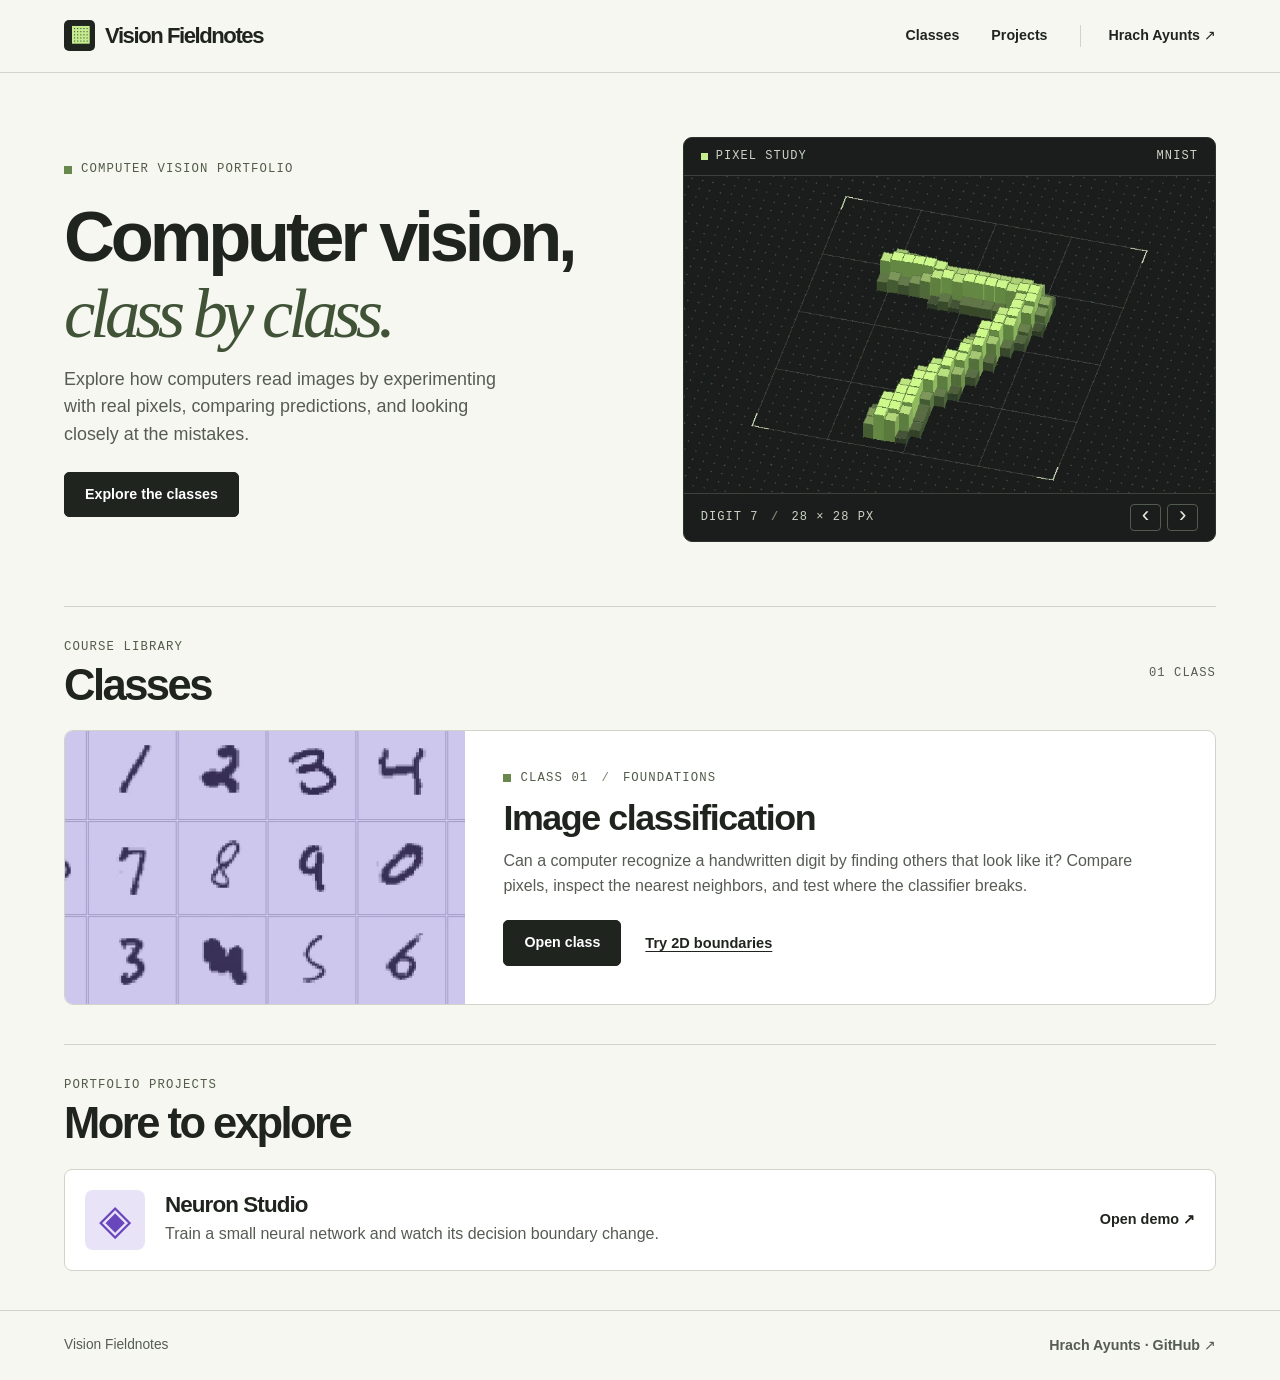
<file: docs/index.html>
<!doctype html>
<html lang="en">
<head>
  <meta charset="utf-8"><meta name="viewport" content="width=device-width,initial-scale=1">
  <meta name="description" content="Explore Hrach Ayunts’s computer vision classes through interactive experiments with real image data.">
  <title>Vision Fieldnotes · Computer vision portfolio</title>
  <link rel="stylesheet" href="site.css"><script src="home.js" defer></script>
</head>
<body>
  <header><div class="wrap mast"><a class="brand" href="./"><i class="logo" aria-hidden="true">▦</i>Vision Fieldnotes</a><nav aria-label="Main navigation"><a href="#classes">Classes</a><a href="#projects">Projects</a><a class="author" href="https://github.com/HrachA">Hrach Ayunts <span aria-hidden="true">↗</span></a></nav></div></header>
  <main>
    <section class="hero wrap"><div class="intro"><p class="eyebrow"><span class="square"></span> Computer vision portfolio</p><h1>Computer vision,<br><em>class by class.</em></h1><p class="lead">Explore how computers read images by experimenting with real pixels, comparing predictions, and looking closely at the mistakes.</p><a class="button dark" href="#classes">Explore the classes</a></div>
      <figure class="plate"><div class="platebar"><span><i class="light"></i> Pixel study</span><span>MNIST</span></div><img id="plate-image" src="assets/field-0.webp" width="780" height="465" alt="Handwritten seven rendered as raised pixels, with brighter pixels standing taller"><figcaption><span id="plate-caption">DIGIT 7 <b>/</b> 28 × 28 PX</span><div class="plate-controls"><button id="prev" aria-label="Previous digit">‹</button><button id="next" aria-label="Next digit">›</button></div></figcaption></figure>
    </section>
    <section id="classes" class="wrap library"><div class="section-title"><div><p class="eyebrow">Course library</p><h2>Classes</h2></div><span class="count">01 class</span></div>
      <article class="course"><a href="classification.html" class="cover" aria-label="Open Image classification"><img src="assets/contact-sheet.webp" width="520" height="270" alt="Contact sheet of handwritten digits from MNIST"></a>
      <div class="course-info"><p class="eyebrow"><span class="square"></span> Class 01 <span class="sep">/</span> Foundations</p><h3><a href="classification.html">Image classification</a></h3><p>Can a computer recognize a handwritten digit by finding others that look like it? Compare pixels, inspect the nearest neighbors, and test where the classifier breaks.</p><div class="course-links"><a class="button dark" href="classification.html">Open class</a><a class="textlink" href="classification.html#boundaries">Try 2D boundaries</a></div></div>
      </article></section>
    <section id="projects" class="wrap projects"><div class="section-title"><div><p class="eyebrow">Portfolio projects</p><h2>More to explore</h2></div></div>
      <a class="project" href="https://hrach-neuron-studio.streamlit.app/"><span class="network-icon" aria-hidden="true">◈</span><div><h3>Neuron Studio</h3><p>Train a small neural network and watch its decision boundary change.</p></div><span class="project-link">Open demo ↗</span></a></section>
  </main><footer><div class="wrap foot"><span>Vision Fieldnotes</span><a href="https://github.com/HrachA">Hrach Ayunts · GitHub ↗</a></div></footer>
</body></html>
</file>
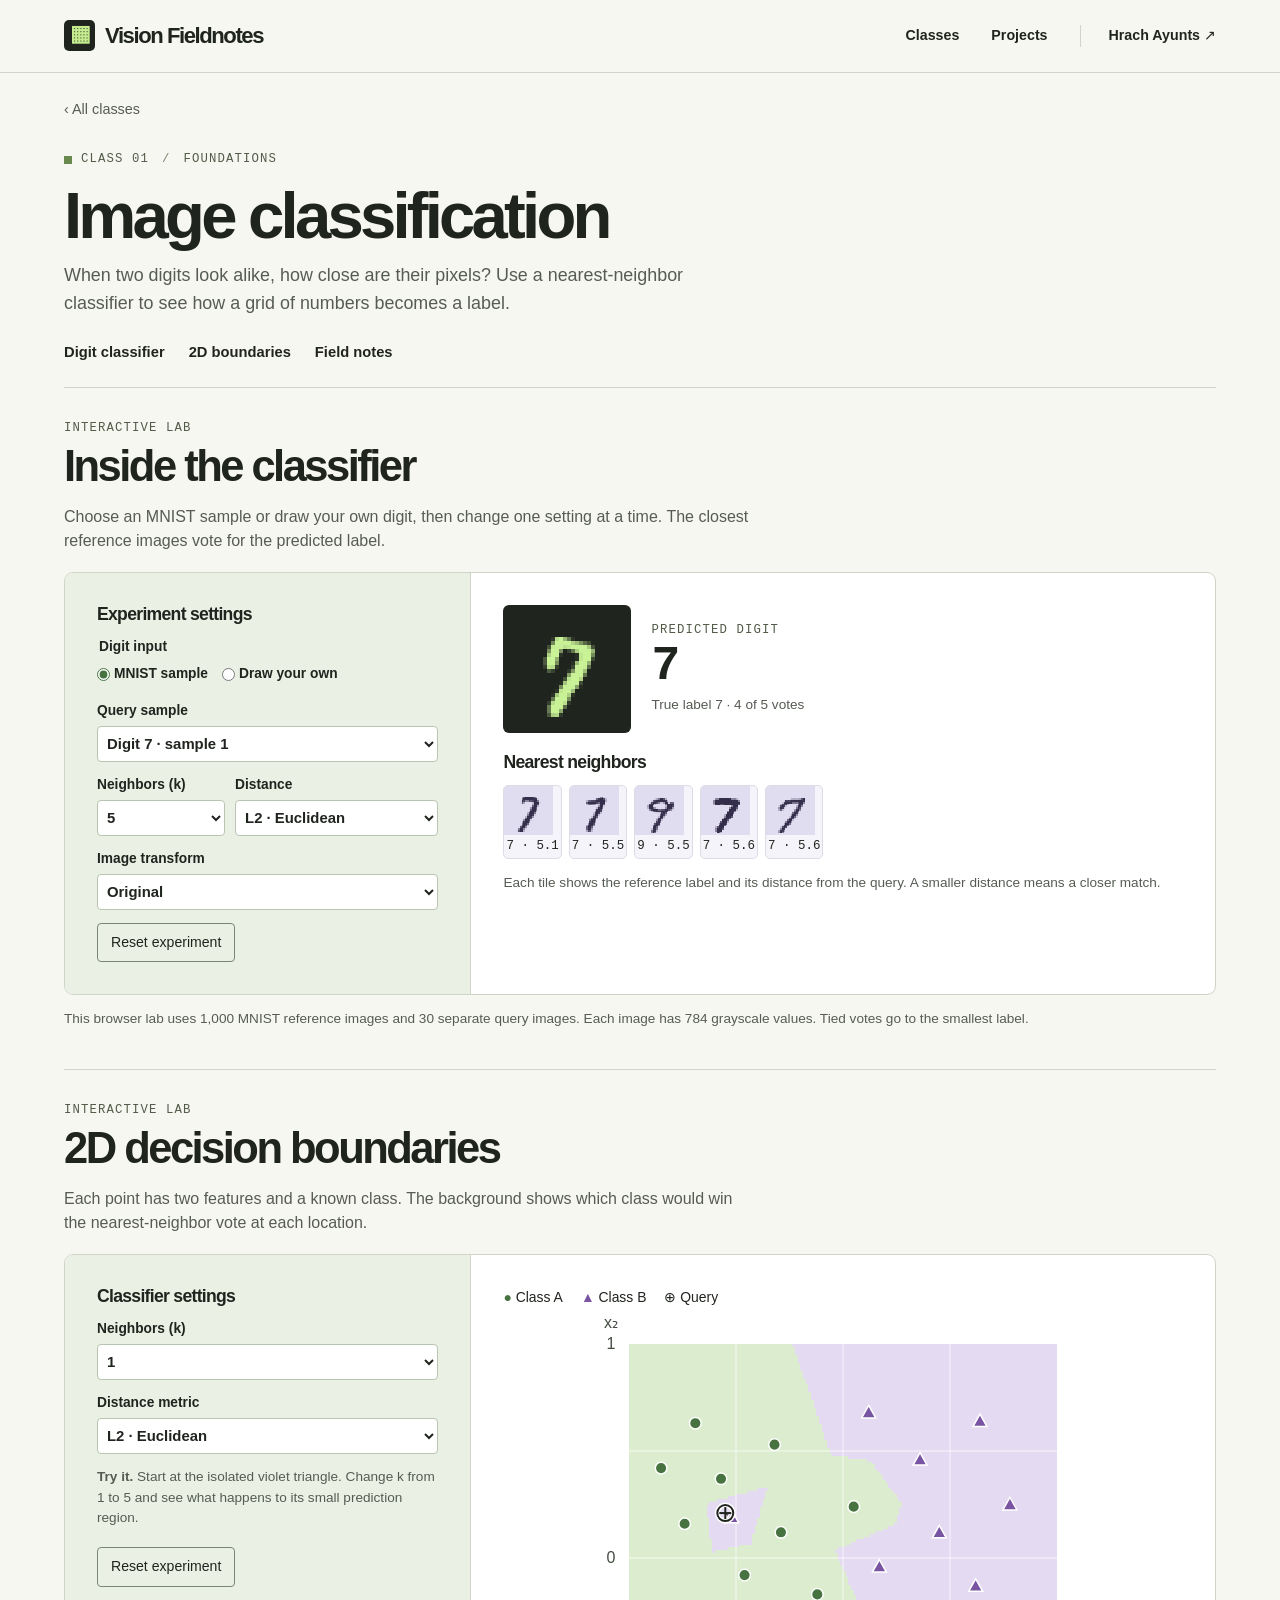
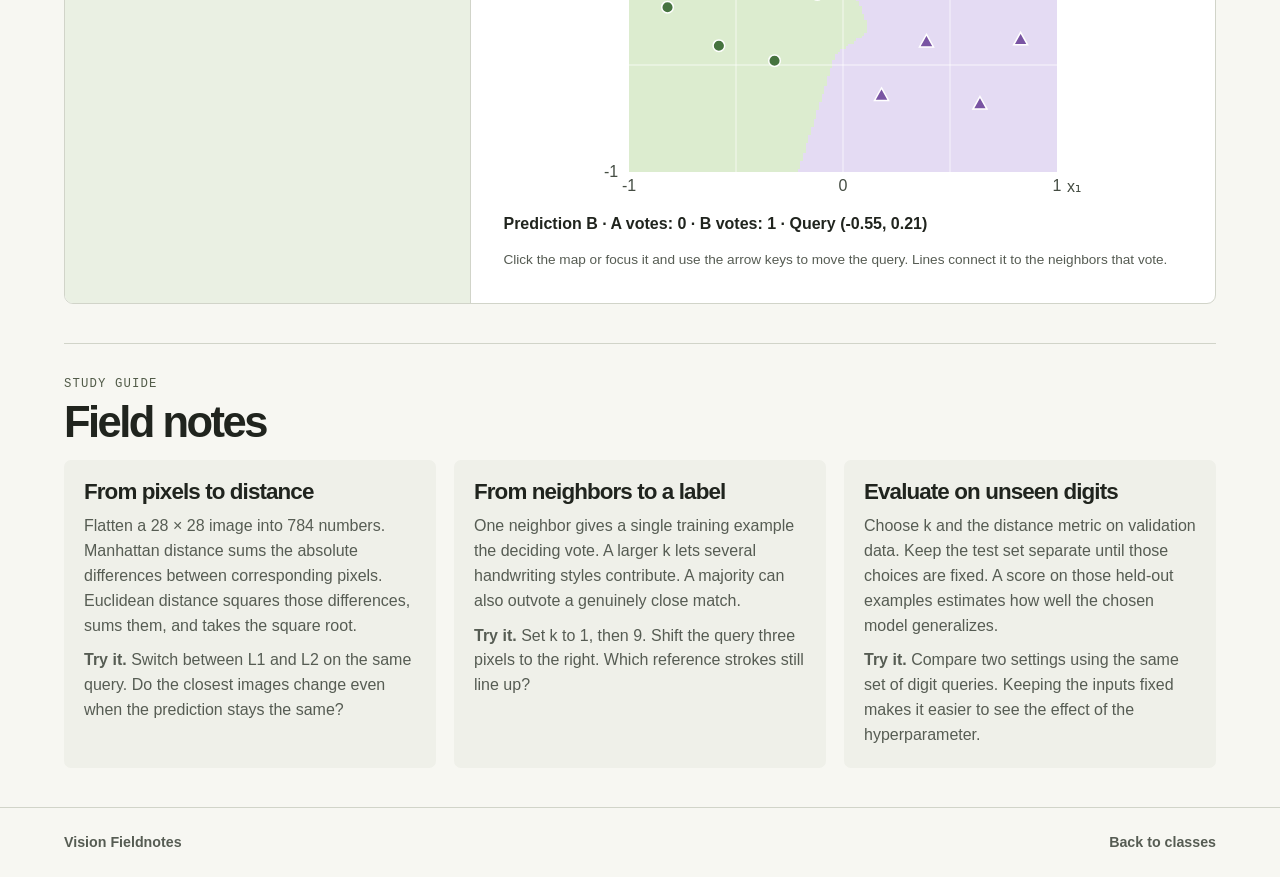
<file: docs/classification.html>
<!doctype html>
<html lang="en"><head><meta charset="utf-8"><meta name="viewport" content="width=device-width,initial-scale=1"><title>Image classification · Vision Fieldnotes</title><link rel="stylesheet" href="site.css?v=aaaa7936fa"><script src="knn.js" defer></script><script src="drawing.js?v=21b4172aa5" defer></script><script src="lab.js?v=6b91124aed" defer></script><script src="boundaries.js" defer></script></head>
<body><header><div class="wrap mast"><a class="brand" href="./"><i class="logo" aria-hidden="true">▦</i>Vision Fieldnotes</a><nav aria-label="Main navigation"><a href="./#classes">Classes</a><a href="./#projects">Projects</a><a class="author" href="https://github.com/HrachA">Hrach Ayunts ↗</a></nav></div></header>
<main class="wrap lesson">
  <a class="back" href="./#classes">‹ All classes</a>
  <div class="lesson-top"><p class="eyebrow"><span class="square"></span> Class 01 <span class="sep">/</span> Foundations</p><h1>Image classification</h1><p class="lead">When two digits look alike, how close are their pixels? Use a nearest-neighbor classifier to see how a grid of numbers becomes a label.</p></div>
  <nav class="anchors" aria-label="Class sections"><a href="#lab">Digit classifier</a><a href="#boundaries">2D boundaries</a><a href="#notes">Field notes</a></nav>
  <section id="lab"><div class="section-title"><div><p class="eyebrow">Interactive lab</p><h2>Inside the classifier</h2></div></div><p class="blurb">Choose an MNIST sample or draw your own digit, then change one setting at a time. The closest reference images vote for the predicted label.</p>
    <div class="lab-shell"><form class="controls" id="controls"><h3>Experiment settings</h3><fieldset class="input-mode"><legend>Digit input</legend>
      <label><input type="radio" name="digit-mode" value="sample" checked> MNIST sample</label>
      <label><input type="radio" name="digit-mode" value="draw" id="draw-mode"> Draw your own</label>
    </fieldset>
    <div id="sample-input"><label>Query sample<select id="query"></select></label></div>
    <div id="drawing-input">
      <p id="pad-help" class="small">Write one digit from 0 to 9. Lift your finger or mouse to see its prediction.</p>
      <canvas id="drawing-pad" width="224" height="224" aria-label="Draw a handwritten digit" aria-describedby="pad-help"></canvas>
      <button type="button" id="clear-drawing">Clear drawing</button>
    </div><div class="pair"><label>Neighbors (k)<select id="k"><option>1</option><option>3</option><option selected>5</option><option>9</option></select></label><label>Distance<select id="metric"><option value="l2">L2 · Euclidean</option><option value="l1">L1 · Manhattan</option></select></label></div><label>Image transform<select id="variant"><option value="original">Original</option><option value="shift">Shift right 3 px</option><option value="dim">Dim to 50%</option><option value="cover">Cover 5 rows</option></select></label><button id="reset" type="button">Reset experiment</button></form>
      <div class="results"><div class="prediction"><div class="query-figure"><canvas id="digit" width="28" height="28" aria-label="Transformed query digit"></canvas></div><div><p class="eyebrow">Predicted digit</p><strong id="prediction">…</strong><p id="summary" aria-live="polite">Loading handwriting samples…</p></div></div><h3>Nearest neighbors</h3><div class="neighbors" id="neighbors"></div><p class="small">Each tile shows the reference label and its distance from the query. A smaller distance means a closer match.</p></div>
    </div><p class="small lab-note">This browser lab uses 1,000 MNIST reference images and 30 separate query images. Each image has 784 grayscale values. Tied votes go to the smallest label.</p>
  </section>
  <section id="boundaries">
    <div class="section-title"><div><p class="eyebrow">Interactive lab</p><h2>2D decision boundaries</h2></div></div>
    <p class="blurb">Each point has two features and a known class. The background shows which class would win the nearest-neighbor vote at each location.</p>
    <div class="lab-shell boundary-lab">
      <div class="controls"><h3>Classifier settings</h3>
        <label>Neighbors (k)<select id="boundary-k"><option>1</option><option>3</option><option>5</option><option>9</option><option>15</option></select></label>
        <label>Distance metric<select id="boundary-metric"><option value="l2">L2 · Euclidean</option><option value="l1">L1 · Manhattan</option></select></label>
        <p class="small"><strong>Try it.</strong> Start at the isolated violet triangle. Change k from 1 to 5 and see what happens to its small prediction region.</p>
        <button type="button" id="boundary-reset">Reset experiment</button>
      </div>
      <div class="results"><div class="boundary-key"><span><b class="key-a">●</b> Class A</span><span><b class="key-b">▲</b> Class B</span><span>⊕ Query</span></div>
        <canvas id="boundary-map" width="500" height="500" tabindex="0" aria-label="Two-dimensional nearest-neighbor decision map" aria-describedby="boundary-help boundary-readout"></canvas>
        <p id="boundary-readout" aria-live="polite"></p><p class="small" id="boundary-help">Click the map or focus it and use the arrow keys to move the query. Lines connect it to the neighbors that vote.</p>
      </div>
    </div>
  </section>
  <section id="notes"><div class="section-title"><div><p class="eyebrow">Study guide</p><h2>Field notes</h2></div></div>
    <div class="notes-grid"><article><h3>From pixels to distance</h3><p>Flatten a 28 × 28 image into 784 numbers. Manhattan distance sums the absolute differences between corresponding pixels. Euclidean distance squares those differences, sums them, and takes the square root.</p><p><strong>Try it.</strong> Switch between L1 and L2 on the same query. Do the closest images change even when the prediction stays the same?</p></article>
    <article><h3>From neighbors to a label</h3><p>One neighbor gives a single training example the deciding vote. A larger k lets several handwriting styles contribute. A majority can also outvote a genuinely close match.</p><p><strong>Try it.</strong> Set k to 1, then 9. Shift the query three pixels to the right. Which reference strokes still line up?</p></article>
    <article><h3>Evaluate on unseen digits</h3><p>Choose k and the distance metric on validation data. Keep the test set separate until those choices are fixed. A score on those held-out examples estimates how well the chosen model generalizes.</p><p><strong>Try it.</strong> Compare two settings using the same set of digit queries. Keeping the inputs fixed makes it easier to see the effect of the hyperparameter.</p></article></div>
  </section>
</main><footer><div class="wrap foot"><a href="./">Vision Fieldnotes</a><a href="./#classes">Back to classes</a></div></footer></body></html>
</file>
<file: docs/site.css>
:root {
  --paper:#f7f7f2; --ink:#20241e; --muted:#565c53; --rule:#d1d4c9;
  --green:#c5ed90; --forest:#405337; --mono:"IBM Plex Mono",Consolas,monospace;
  font:16px/1.52 "Inter","Segoe UI",Arial,sans-serif; color:var(--ink); background:var(--paper);
}
* { box-sizing:border-box }
body,h1,h2,h3,p,figure { margin:0 }
a { color:inherit; text-underline-offset:.24em }
button,select { font:inherit; color:inherit }
button,select,a { touch-action:manipulation }
button { cursor:pointer }
:focus-visible { outline:3px solid #7657b5; outline-offset:4px }
.wrap { width:min(1200px,90%); margin-inline:auto }
header { border-bottom:1px solid var(--rule) }
.mast,.mast nav,.foot,.section-title,.course-links,.platebar,.plate figcaption,.plate-controls,.project,.brand,.anchors,.eyebrow { display:flex; align-items:center }
.mast,.foot,.section-title,.platebar,.plate figcaption { justify-content:space-between }
.mast { min-height:72px; gap:20px }
.mast nav { gap:32px }
.mast a,.brand,.foot a,.course h3 a,.project,.anchors a,.back { text-decoration:none }
.mast nav a,.foot a { font-size:.89rem; font-weight:550 }
.mast nav a:hover,.foot a:hover,.course h3 a:hover,.anchors a:hover { text-decoration:underline }
.author { border-left:1px solid var(--rule); padding-left:28px }
.brand { font-size:1.38rem; font-weight:730; letter-spacing:-.065em; gap:10px }
.logo { font:700 22px/1 var(--mono); display:grid; place-items:center; background:var(--ink); color:var(--green); height:31px; width:31px; border-radius:5px }
.hero { display:grid; grid-template-columns:1.04fr 1fr; gap:clamp(20px,5vw,85px); align-items:center; padding-block:clamp(40px,5vw,73px) }
.eyebrow,.count,.platebar,.plate figcaption,.filetype { font:500 .77rem/1.4 var(--mono); letter-spacing:.09em; text-transform:uppercase }
.eyebrow { gap:9px; color:#525c49 }
.square { height:8px; width:8px; background:#68884e; display:inline-block }
h1,h2,h3 { line-height:1.07; letter-spacing:-.058em; font-weight:620 }
h1 { font-size:clamp(2.8rem,5.5vw,5.35rem); margin-block:21px 15px }
h1 em { font-family:"Instrument Serif",Georgia,serif; font-weight:400; color:var(--forest); letter-spacing:-.07em }
.lead { font-size:clamp(1rem,1.4vw,1.15rem); color:var(--muted); max-width:46ch }
.button { display:inline-block; padding:11px 20px; text-decoration:none; border:1px solid var(--ink); border-radius:5px; font-size:.89rem; font-weight:640 }
.dark { color:white; background:var(--ink) }
.dark:hover { background:#405337 }
.intro .button { margin-top:24px }
.plate { overflow:hidden; background:#1a1d1c; color:#d7e2d1; border-radius:9px; border:1px solid #2c332c }
.plate img { display:block; width:100%; height:auto }
.platebar,.plate figcaption { padding:10px 17px; font-size:.75rem; color:#cad4c3 }
.platebar { border-bottom:1px solid #3b413b }
.platebar>span:first-child { display:flex; align-items:center; gap:8px }
.light { display:inline-block; width:7px; height:7px; background:var(--green) }
.plate figcaption { border-top:1px solid #3b413b; min-height:41px }
.plate figcaption b,.sep { color:#79846e; margin-inline:4px }
.plate-controls { gap:6px }
.plate-controls button { border:1px solid #525b50; width:31px; height:27px; border-radius:4px; background:transparent; color:#e1e9da; font-size:22px; line-height:20px }
.plate-controls button:hover { background:#414b3e }
.library,.projects,.lesson section { border-top:1px solid var(--rule); padding-block:32px 39px; scroll-margin-top:12px }
.section-title { gap:18px; margin-bottom:22px }
h2 { font-size:clamp(2rem,3.4vw,3rem); margin-top:6px }
.count { color:var(--muted); font-size:.76rem }
.course { display:grid; grid-template-columns:minmax(210px,.8fr) minmax(0,1.5fr); border:1px solid var(--rule); border-radius:9px; overflow:hidden; background:#fff }
.cover { display:flex; overflow:hidden; background:#cdc7ee }
.course + .course { margin-top:18px }
.cover img { width:100%; height:100%; object-fit:cover; transition:transform .2s }
.cover:hover img { transform:scale(1.025) }
.course-info { padding:clamp(21px,3vw,40px) }
h3 { font-size:1.4rem; letter-spacing:-.04em }
.course-info h3 { font-size:clamp(1.7rem,2.8vw,2.45rem); margin:12px 0 }
.course-info>p:not(.eyebrow),.project p,.blurb,.notes-grid p,.resources p { color:var(--muted) }
.course-links { gap:24px; margin-top:22px }
.textlink { font-size:.91rem; font-weight:620 }
.project { gap:20px; padding:20px; border-radius:8px; border:1px solid var(--rule); background:white }
.network-icon { display:grid; place-items:center; border-radius:8px; width:60px; height:60px; flex:none; color:#6946bb; background:#e9e3f8; font:42px/1 Georgia,serif }
.project p { margin-top:5px }
.project-link { margin-left:auto; white-space:nowrap; font-size:.9rem; font-weight:620 }
.project:hover .project-link { text-decoration:underline }
footer { border-top:1px solid var(--rule) }
.foot { gap:20px; padding-block:24px; color:var(--muted); font-size:.86rem }
.back { display:inline-block; margin-top:26px; font-size:.9rem; color:var(--muted) }
.lesson-top { margin:30px 0 24px }
.lesson-top h1 { font-size:clamp(2.8rem,5.1vw,4.8rem); margin:12px 0 }
.lesson-top .lead { max-width:65ch }
.anchors { gap:24px; margin:0 0 24px; font-weight:600; font-size:.92rem }
.lesson .section-title { margin-bottom:15px }
.blurb { margin-bottom:18px; max-width:78ch }
.lab-shell,.notes-grid,.resources { display:grid; gap:18px }
.lab-shell { grid-template-columns:minmax(240px,.82fr) minmax(0,1.5fr); border:1px solid var(--rule); border-radius:9px; overflow:hidden; gap:0; background:white }
.controls,.results { padding:clamp(18px,2.6vw,32px) }
.controls { background:#eaf0e3; border-right:1px solid var(--rule) }
.controls h3,.results h3 { font-size:1.1rem; margin-bottom:14px }
.controls label { display:block; font-size:.86rem; font-weight:600; margin-bottom:13px }
.controls select { display:block; width:100%; margin-top:4px; padding:8px 5px; border:1px solid #b9c4b1; border-radius:4px; background:white; font-size:.93rem }
.pair { display:grid; grid-template-columns:.85fr 1.35fr; gap:10px }
.controls button { background:transparent; padding:8px 13px; border:1px solid #7a8772; border-radius:4px; font-size:.88rem }
.prediction { display:flex; align-items:center; gap:20px; margin-bottom:20px }
.query-figure { background:#20241e; border-radius:6px; display:grid; place-items:center; padding:8px }
#digit { width:112px; height:112px; image-rendering:pixelated }
#prediction { display:block; font:550 3rem/1.15 var(--mono); letter-spacing:-.07em }
#summary,.small { font-size:.85rem; color:var(--muted) }
.neighbors { display:flex; gap:7px; flex-wrap:wrap }
.neighbor { background:#f5f4fa; border:1px solid #dedbe6; border-radius:5px; overflow:hidden; min-width:50px; text-align:center }
.neighbor canvas { display:block; width:49px; height:49px; image-rendering:pixelated }
.neighbor span { display:block; font:.78rem/1.45 var(--mono); padding:2px }
.results .small,.lab-note,.resources + .small { margin-top:14px }
.notes-grid { grid-template-columns:repeat(3,1fr) }
.notes-grid article { padding:20px; background:#eff0e9; border-radius:7px }
.notes-grid p,.resources p { margin-top:10px; line-height:1.55 }
.resources { grid-template-columns:1fr 1fr }
.resources article { padding:22px; border:1px solid var(--rule); border-radius:7px; display:flex; align-items:flex-start; gap:16px; background:white }
.resources .textlink { display:inline-block; margin-top:12px }
.filetype { border:1px solid #c1b9d7; color:#55416e; background:#f0edf9; padding:5px; border-radius:3px; font-size:.75rem }
@media(max-width:830px) { .wrap{width:92%}.hero{gap:24px}.notes-grid{grid-template-columns:1fr}.mast nav{gap:18px}.course{grid-template-columns:.8fr 1.3fr}.author{padding-left:16px} }
@media(max-width:650px) { .mast{min-height:60px}.mast .author{display:none}.mast nav{gap:14px}.brand{font-size:1.15rem;gap:7px}.hero,.course,.resources,.lab-shell{grid-template-columns:1fr}.hero{padding-block:32px;gap:25px}.intro h1{font-size:clamp(3rem,11vw,4.5rem)}.hero .lead{max-width:42ch}.plate img{max-height:255px;object-fit:contain}.cover{max-height:165px}.section-title{margin-bottom:16px}.library,.projects,.lesson section{padding-block:25px}.course-links{gap:18px}.project{gap:12px;flex-wrap:wrap}.network-icon{width:42px;height:42px;font-size:30px}.project div{flex:1;min-width:180px}.project-link{margin-left:54px}.controls{border-right:0;border-bottom:1px solid var(--rule)}.anchors{gap:17px}.prediction{gap:14px}.resources article{padding:16px}.notes-grid{gap:10px}.foot{align-items:flex-start} }
@media(prefers-reduced-motion:reduce){.cover img{transition:none}}
.anchors { flex-wrap:wrap }
.boundary-lab .controls button { margin-top:18px }
.boundary-key { display:flex; flex-wrap:wrap; gap:18px; font-size:.87rem }
.key-a { color:#46733f }
.key-b { color:#7954a3 }
#boundary-map { display:block; width:min(100%,500px); height:auto; margin-inline:auto; cursor:crosshair }
#boundary-readout { margin:4px 0 8px; font-weight:600; font-variant-numeric:tabular-nums }
.input-mode { display:flex; flex-wrap:wrap; gap:6px 14px; padding:0; border:0; margin:0 0 16px }
.input-mode legend { margin-bottom:6px; font-size:.86rem; font-weight:600 }
.controls .input-mode label { display:inline-flex; align-items:center; gap:4px; margin:0; cursor:pointer }
.input-mode input { margin:0; accent-color:#46733f }
#drawing-pad { display:block; width:min(100%,224px); height:auto; aspect-ratio:1; background:#20241e; border-radius:6px; margin:10px 0; cursor:crosshair; touch-action:none }
#drawing-input { display:none; margin-bottom:16px }
#controls:has(#draw-mode:checked) #drawing-input { display:block }
#controls:has(#draw-mode:checked) #sample-input { display:none }
#clear-drawing:disabled { opacity:.55; cursor:default }
</file>
